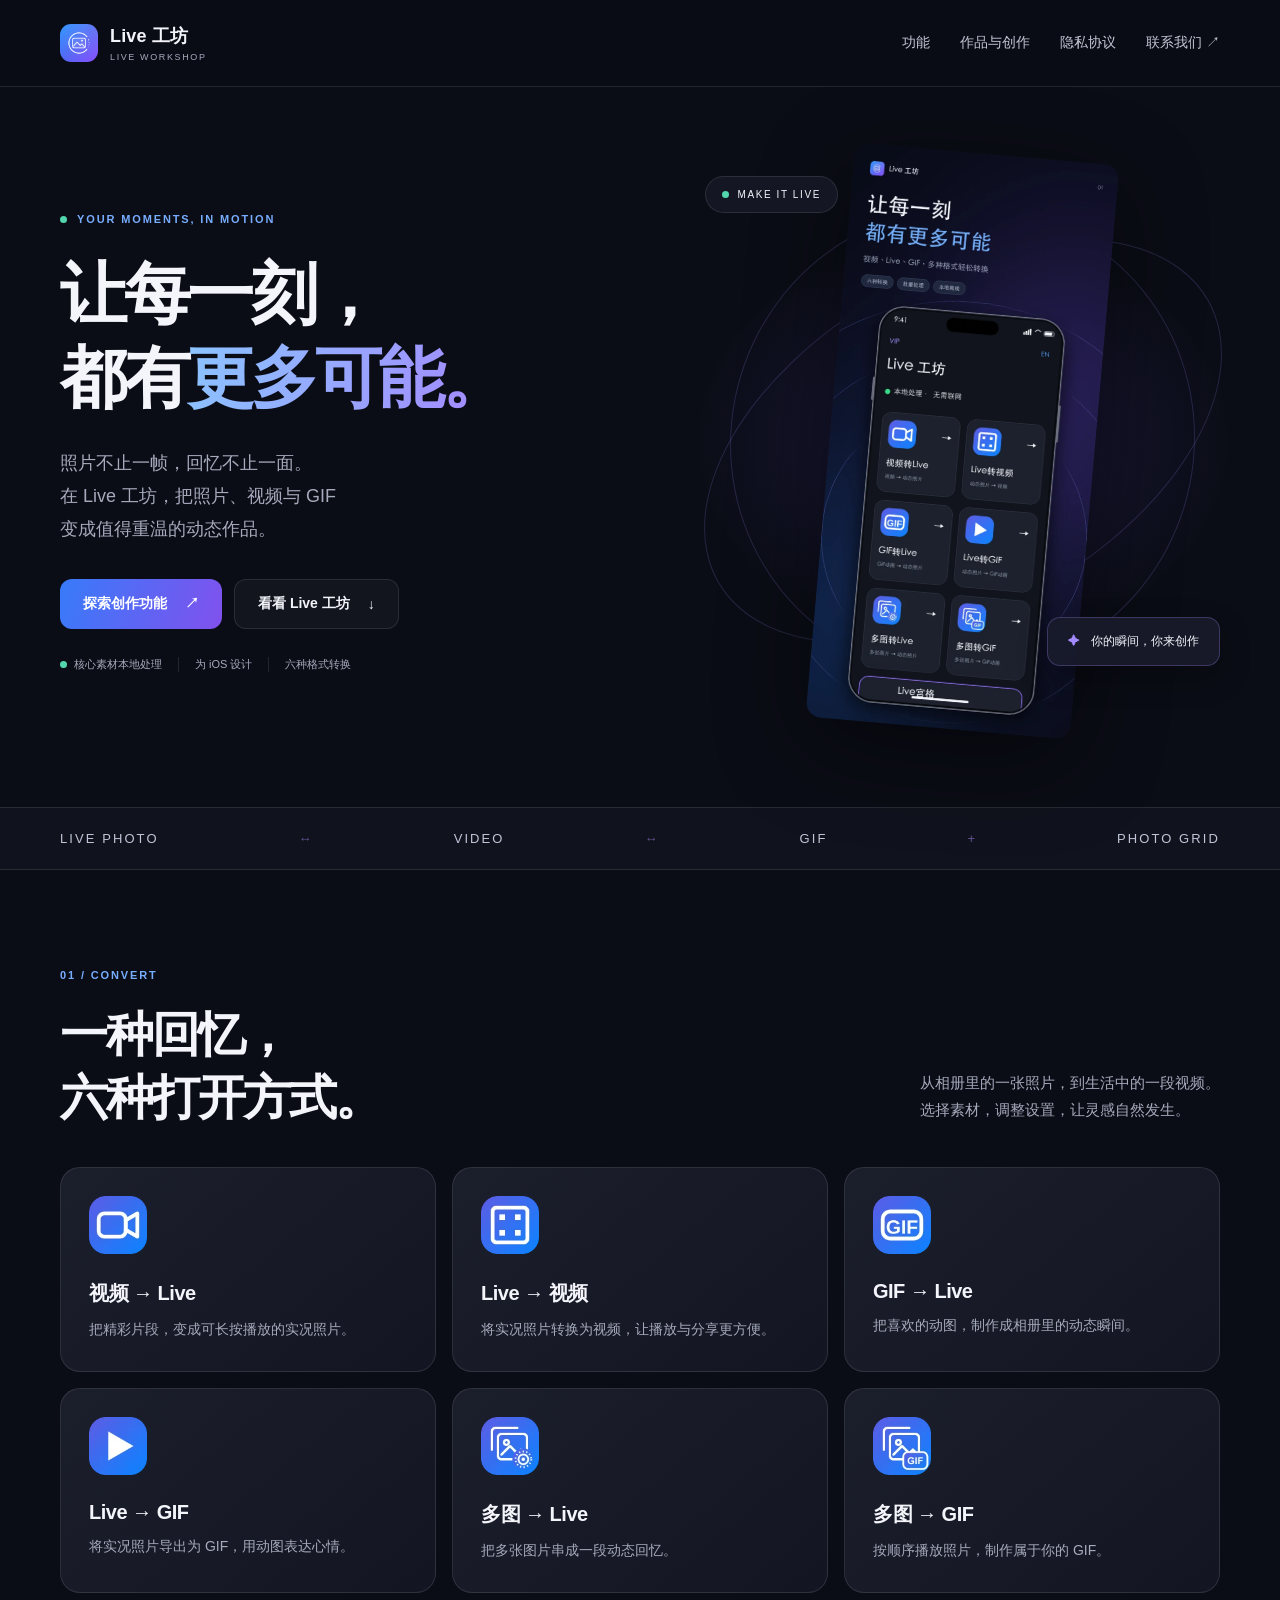
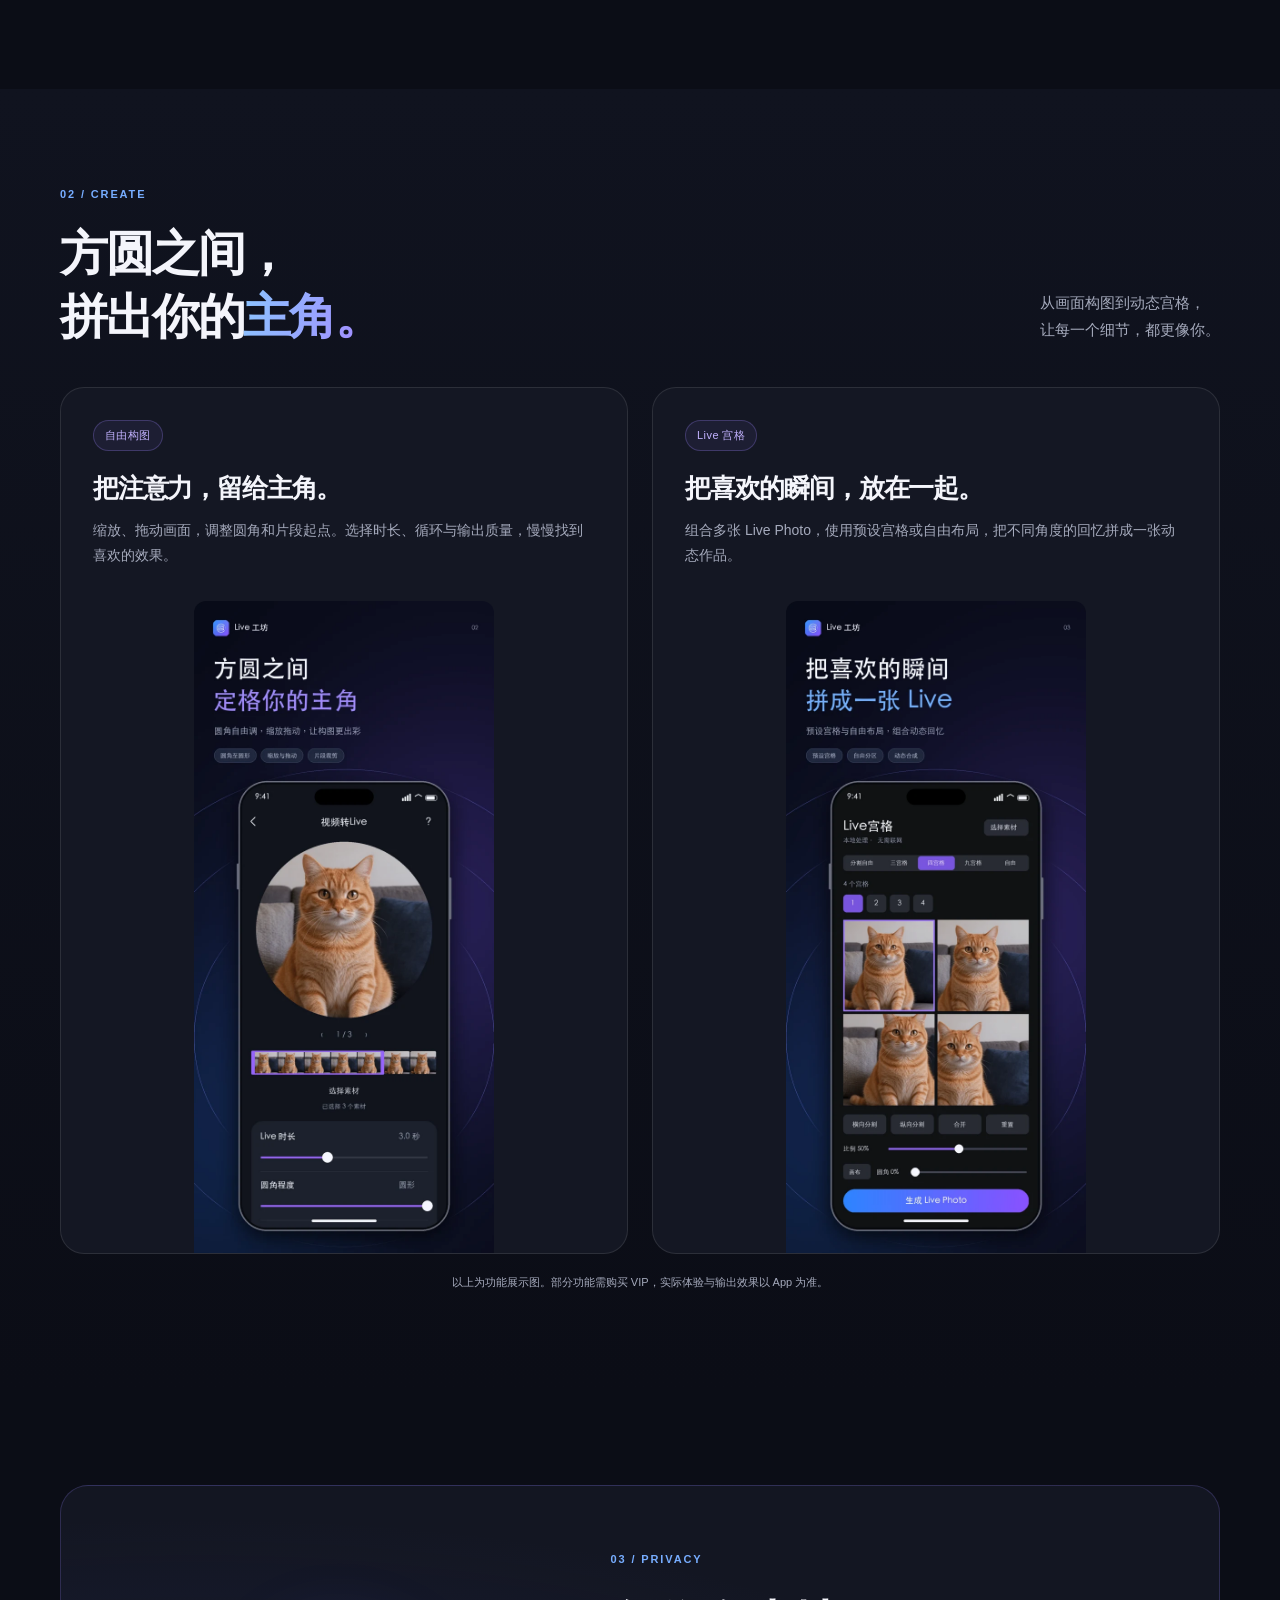
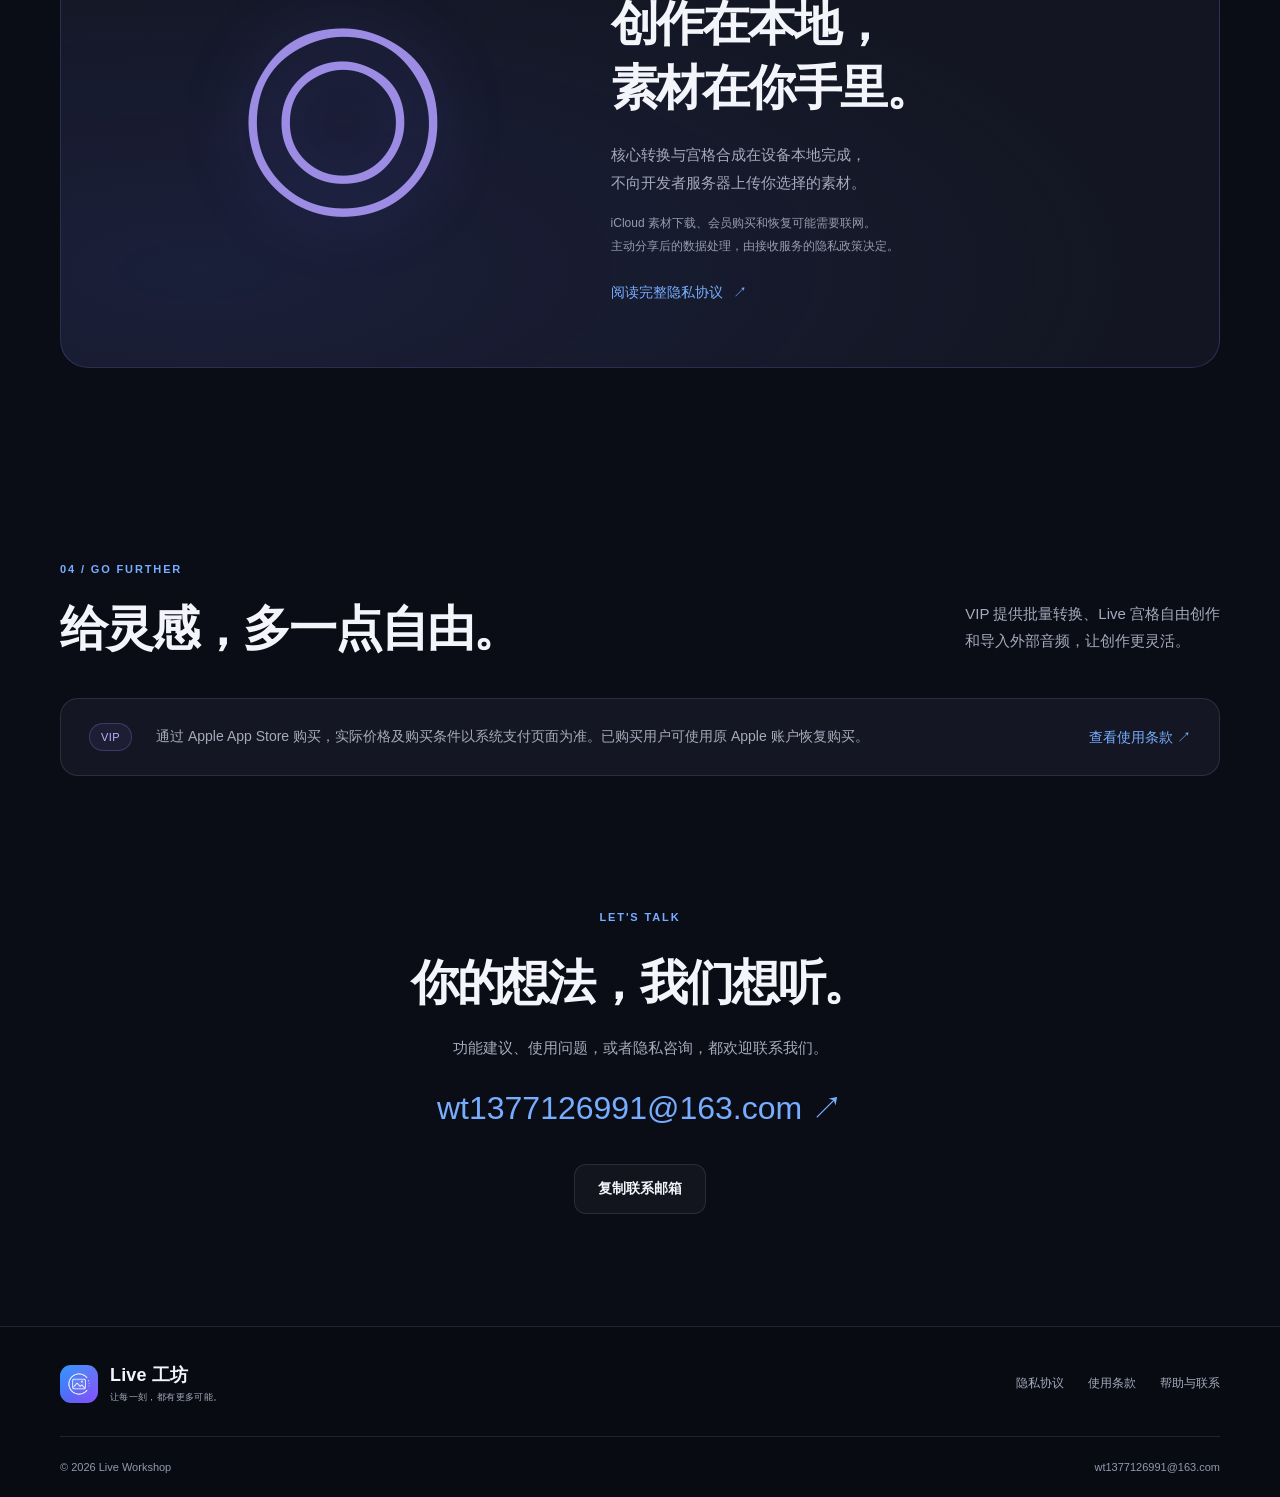
<file: index.html>
<!doctype html><html lang="zh-CN"><head><meta charset="utf-8"><meta name="viewport" content="width=device-width, initial-scale=1"><meta name="theme-color" content="#0b0d16"><title>Live 工坊 Live Workshop · 让每一刻都有更多可能</title><meta name="description" content="Live 工坊支持实况照片、视频、GIF、多图转换与动态宫格创作。核心媒体本地处理，灵活调整构图、圆角与时长。"><meta property="og:title" content="Live 工坊 Live Workshop · 让每一刻都有更多可能"><meta property="og:description" content="Live 工坊支持实况照片、视频、GIF、多图转换与动态宫格创作。核心媒体本地处理，灵活调整构图、圆角与时长。"><meta property="og:type" content="website"><link rel="icon" href="assets/app-icon.png"><link rel="apple-touch-icon" href="assets/app-icon.png"><link rel="stylesheet" href="assets/style.css"><script src="assets/site.js" defer></script></head><body><a class="skip" href="#main">跳转到内容</a><header class="header"><div class="container nav"><a class="brand" href="./"><img src="assets/app-icon.png" width="38" height="38" alt=""><span>Live 工坊<small>LIVE WORKSHOP</small></span></a><button class="menu-toggle" aria-label="展开导航" aria-expanded="false" aria-controls="navigation">☰</button><nav id="navigation" aria-label="主导航"><a href="./#features">功能</a><a href="./#showcase">作品与创作</a><a href="privacy.html" >隐私协议</a><a href="support.html" >联系我们 <span aria-hidden="true">↗</span></a></nav></div></header><main id="main"><section class="hero container"><div class="hero-copy"><div class="eyebrow"><span class="live-dot"></span> YOUR MOMENTS, IN MOTION</div><h1>让每一刻，<br>都有<span class="gradient-text">更多可能。</span></h1><p class="hero-description">照片不止一帧，回忆不止一面。<br>在 Live 工坊，把照片、视频与 GIF<br class="desktop-break">变成值得重温的动态作品。</p><div class="actions"><a class="button primary" href="#features">探索创作功能 <span aria-hidden="true">↗</span></a><a class="button secondary" href="#showcase">看看 Live 工坊 <span aria-hidden="true">↓</span></a></div><div class="hero-notes"><span><i class="live-dot"></i> 核心素材本地处理</span><span>为 iOS 设计</span><span>六种格式转换</span></div></div><div class="hero-art"><div class="orbit orbit-one"></div><div class="orbit orbit-two"></div><div class="art-label"><span class="live-dot"></span> MAKE IT LIVE</div><img class="hero-shot" src="assets/conversion.webp" width="660" height="1434" alt="Live 工坊功能首页展示：视频、实况照片、GIF 与多图转换" fetchpriority="high"><div class="floating-tag"><span>✦</span> 你的瞬间，你来创作</div></div></section><div class="format-strip"><div class="container"><span>LIVE PHOTO</span><b>↔</b><span>VIDEO</span><b>↔</b><span>GIF</span><b>+</b><span>PHOTO GRID</span></div></div><section class="section container" id="features"><div class="section-heading"><div><span class="eyebrow">01 / CONVERT</span><h2>一种回忆，<br>六种打开方式。</h2></div><p>从相册里的一张照片，到生活中的一段视频。<br>选择素材，调整设置，让灵感自然发生。</p></div><div class="feature-grid"><article class="feature-card"><img src="assets/video_to_live.webp" width="58" height="58" alt="" loading="lazy"><h3>视频 → Live</h3><p>把精彩片段，变成可长按播放的实况照片。</p></article><article class="feature-card"><img src="assets/live_to_video.webp" width="58" height="58" alt="" loading="lazy"><h3>Live → 视频</h3><p>将实况照片转换为视频，让播放与分享更方便。</p></article><article class="feature-card"><img src="assets/gif_to_live.webp" width="58" height="58" alt="" loading="lazy"><h3>GIF → Live</h3><p>把喜欢的动图，制作成相册里的动态瞬间。</p></article><article class="feature-card"><img src="assets/live_to_gif.webp" width="58" height="58" alt="" loading="lazy"><h3>Live → GIF</h3><p>将实况照片导出为 GIF，用动图表达心情。</p></article><article class="feature-card"><img src="assets/multi_to_live.webp" width="58" height="58" alt="" loading="lazy"><h3>多图 → Live</h3><p>把多张图片串成一段动态回忆。</p></article><article class="feature-card"><img src="assets/multi_to_gif.webp" width="58" height="58" alt="" loading="lazy"><h3>多图 → GIF</h3><p>按顺序播放照片，制作属于你的 GIF。</p></article></div></section><section class="section showcase-section" id="showcase"><div class="container"><div class="section-heading"><div><span class="eyebrow">02 / CREATE</span><h2>方圆之间，<br>拼出你的<span class="gradient-text">主角。</span></h2></div><p>从画面构图到动态宫格，<br>让每一个细节，都更像你。</p></div><div class="showcase-grid"><article class="showcase-card"><div class="showcase-copy"><span class="pill">自由构图</span><h3>把注意力，留给主角。</h3><p>缩放、拖动画面，调整圆角和片段起点。选择时长、循环与输出质量，慢慢找到喜欢的效果。</p></div><img src="assets/framing.webp" alt="圆角构图与片段设置的 App 展示图" width="660" height="1434" loading="lazy"></article><article class="showcase-card"><div class="showcase-copy"><span class="pill">Live 宫格</span><h3>把喜欢的瞬间，放在一起。</h3><p>组合多张 Live Photo，使用预设宫格或自由布局，把不同角度的回忆拼成一张动态作品。</p></div><img src="assets/grid.webp" alt="四宫格实况照片与自由布局的 App 展示图" width="660" height="1434" loading="lazy"></article></div><p class="caption">以上为功能展示图。部分功能需购买 VIP，实际体验与输出效果以 App 为准。</p></div></section><section class="section container"><div class="privacy-banner"><div class="privacy-mark" aria-hidden="true">◎</div><div><span class="eyebrow">03 / PRIVACY</span><h2>创作在本地，<br>素材在你手里。</h2><p>核心转换与宫格合成在设备本地完成，<br>不向开发者服务器上传你选择的素材。</p><p class="fine-print">iCloud 素材下载、会员购买和恢复可能需要联网。<br>主动分享后的数据处理，由接收服务的隐私政策决定。</p><a class="text-link" href="privacy.html">阅读完整隐私协议 <span aria-hidden="true">↗</span></a></div></div></section><section class="section container" id="membership"><div class="section-heading"><div><span class="eyebrow">04 / GO FURTHER</span><h2>给灵感，多一点自由。</h2></div><p>VIP 提供批量转换、Live 宫格自由创作<br>和导入外部音频，让创作更灵活。</p></div><div class="membership-note"><span class="pill">VIP</span><p>通过 Apple App Store 购买，实际价格及购买条件以系统支付页面为准。已购买用户可使用原 Apple 账户恢复购买。</p><a class="text-link" href="terms.html">查看使用条款 ↗</a></div></section><section class="section container contact-section"><span class="eyebrow">LET'S TALK</span><h2>你的想法，我们想听。</h2><p>功能建议、使用问题，或者隐私咨询，都欢迎联系我们。</p><a class="contact-email" href="mailto:wt1377126991@163.com">wt1377126991@163.com <span aria-hidden="true">↗</span></a><button class="button secondary" data-copy-email>复制联系邮箱</button></section></main><footer class="footer"><div class="container footer-top"><a class="brand" href="./"><img src="assets/app-icon.png" width="38" height="38" alt=""><span>Live 工坊<small>让每一刻，都有更多可能。</small></span></a><div class="footer-links"><a href="privacy.html">隐私协议</a><a href="terms.html">使用条款</a><a href="support.html">帮助与联系</a></div></div><div class="container footer-bottom"><span>© 2026 Live Workshop</span><a href="mailto:wt1377126991@163.com">wt1377126991@163.com</a></div></footer><div class="toast" role="status" aria-live="polite"></div></body></html>
</file>
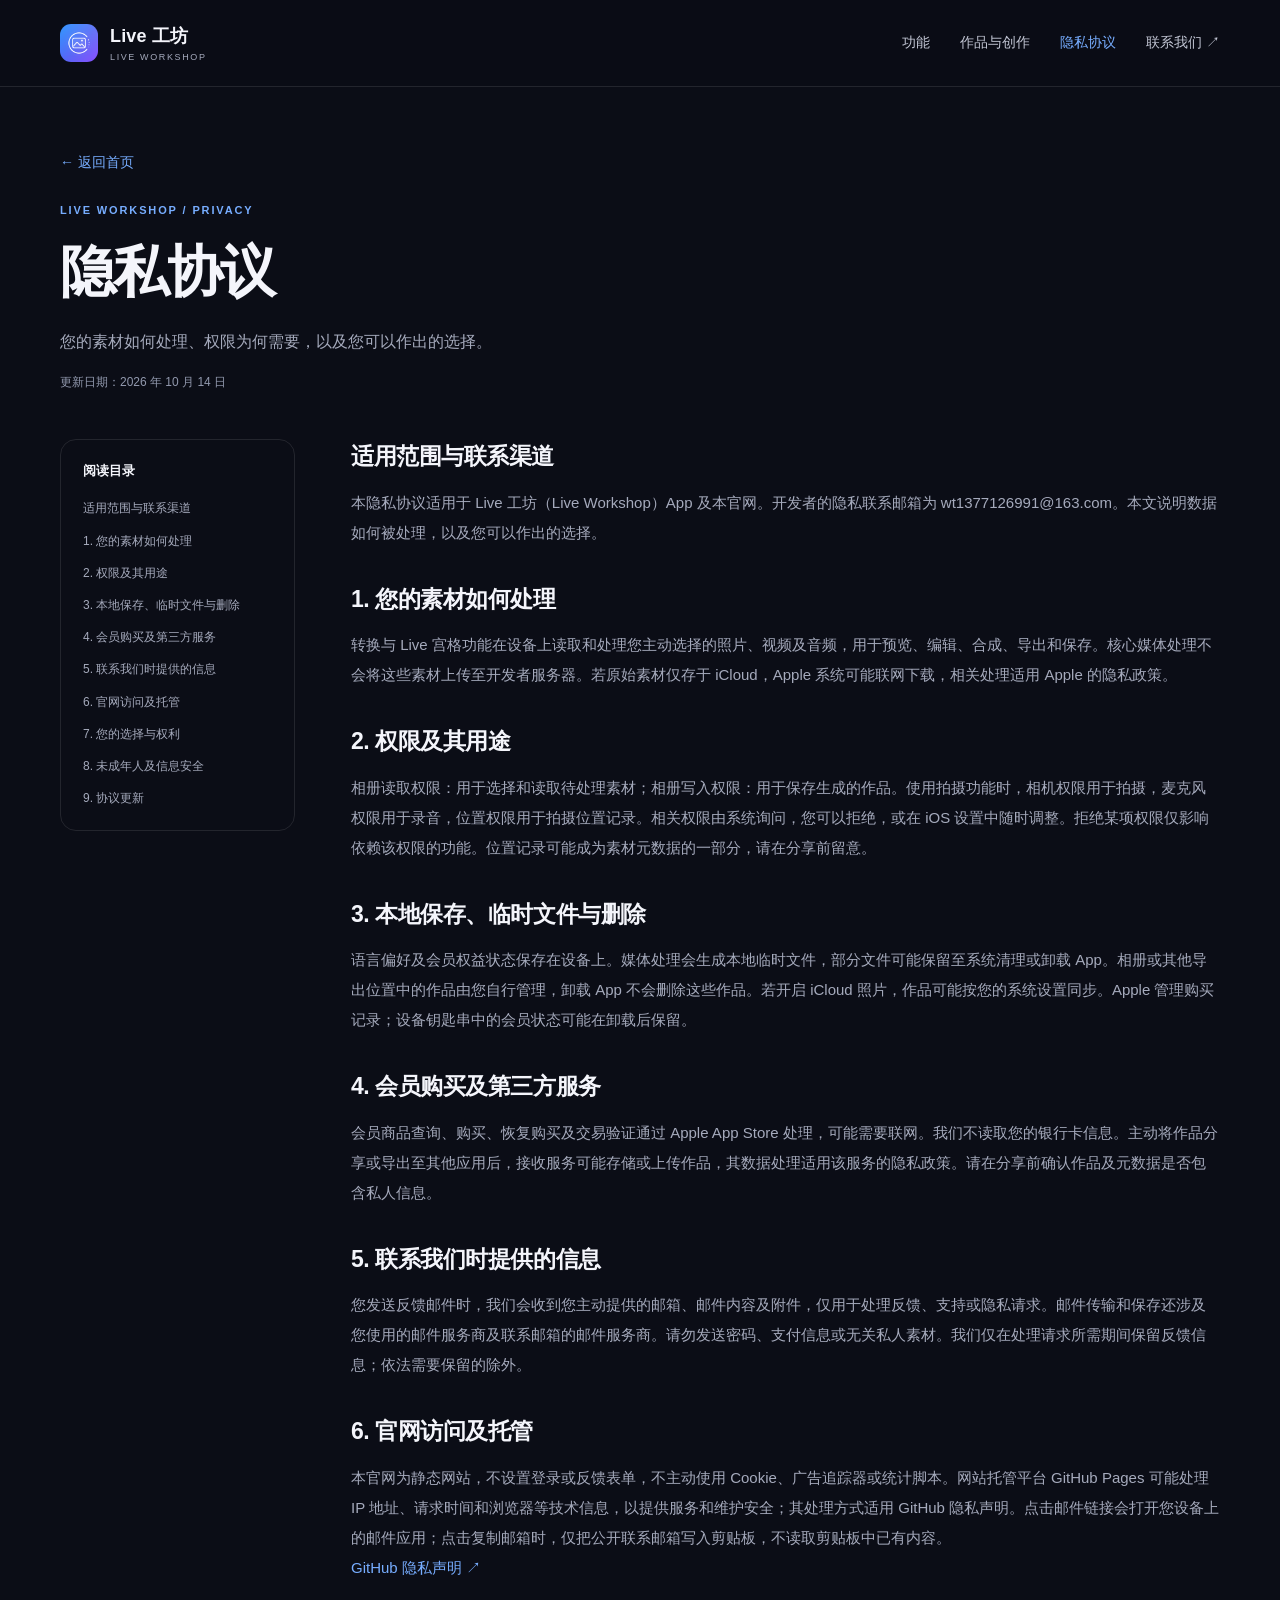
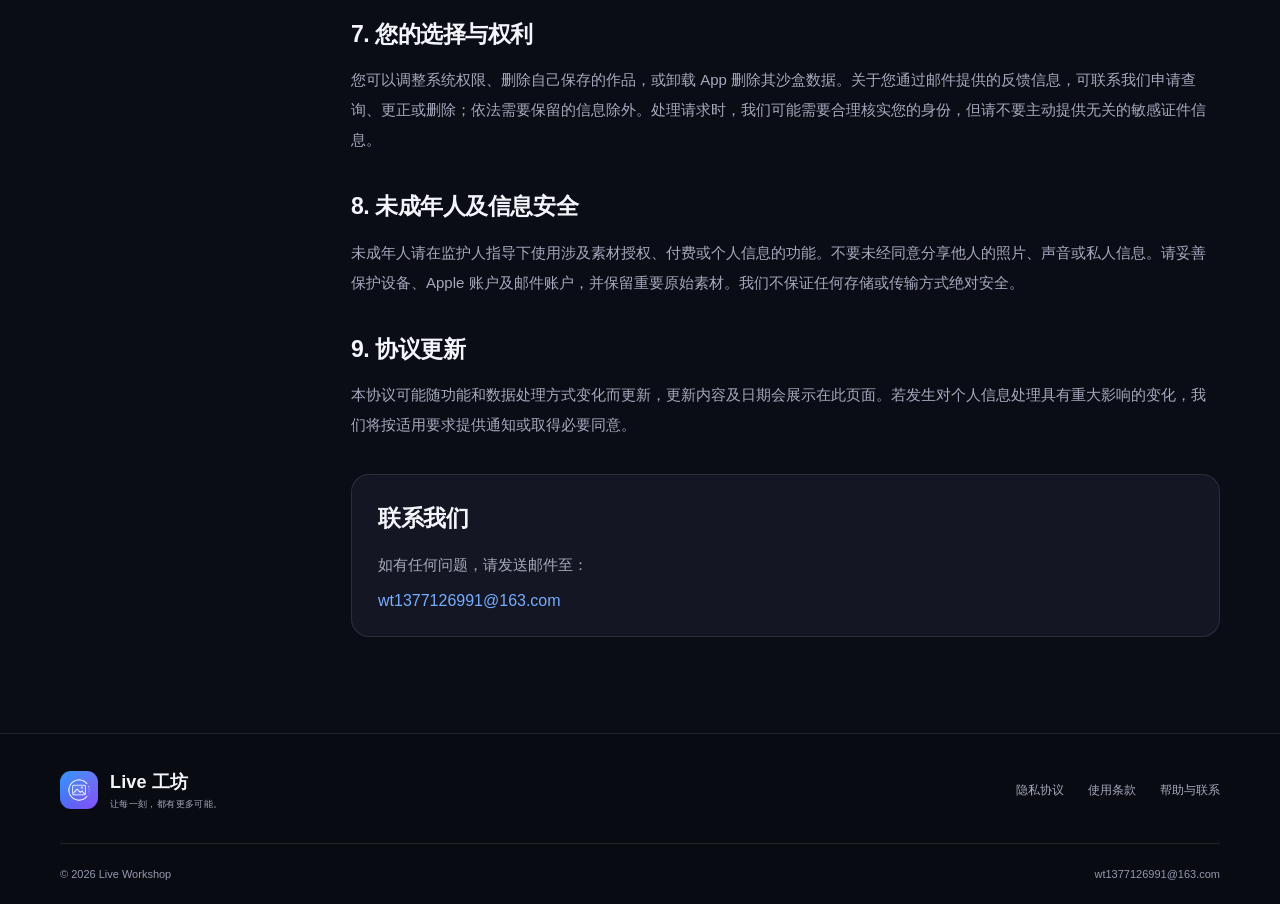
<file: privacy.html>
<!doctype html><html lang="zh-CN"><head><meta charset="utf-8"><meta name="viewport" content="width=device-width, initial-scale=1"><meta name="theme-color" content="#0b0d16"><title>隐私协议 · Live 工坊</title><meta name="description" content="您的素材如何处理、权限为何需要，以及您可以作出的选择。"><meta property="og:title" content="隐私协议 · Live 工坊"><meta property="og:description" content="您的素材如何处理、权限为何需要，以及您可以作出的选择。"><meta property="og:type" content="website"><link rel="icon" href="assets/app-icon.png"><link rel="apple-touch-icon" href="assets/app-icon.png"><link rel="stylesheet" href="assets/style.css"><script src="assets/site.js" defer></script></head><body><a class="skip" href="#main">跳转到内容</a><header class="header"><div class="container nav"><a class="brand" href="./"><img src="assets/app-icon.png" width="38" height="38" alt=""><span>Live 工坊<small>LIVE WORKSHOP</small></span></a><button class="menu-toggle" aria-label="展开导航" aria-expanded="false" aria-controls="navigation">☰</button><nav id="navigation" aria-label="主导航"><a href="./#features">功能</a><a href="./#showcase">作品与创作</a><a href="privacy.html" aria-current="page">隐私协议</a><a href="support.html" >联系我们 <span aria-hidden="true">↗</span></a></nav></div></header><main id="main" class="container legal-main"><div class="legal-heading"><a class="text-link" href="./">← 返回首页</a><span class="eyebrow">LIVE WORKSHOP / PRIVACY</span><h1>隐私协议</h1><p>您的素材如何处理、权限为何需要，以及您可以作出的选择。</p><span class="updated">更新日期：2026 年 10 月 14 日</span></div><div class="legal-layout"><aside class="legal-toc" aria-label="页面目录"><strong>阅读目录</strong><a href="#section-0">适用范围与联系渠道</a><a href="#section-1">1. 您的素材如何处理</a><a href="#section-2">2. 权限及其用途</a><a href="#section-3">3. 本地保存、临时文件与删除</a><a href="#section-4">4. 会员购买及第三方服务</a><a href="#section-5">5. 联系我们时提供的信息</a><a href="#section-6">6. 官网访问及托管</a><a href="#section-7">7. 您的选择与权利</a><a href="#section-8">8. 未成年人及信息安全</a><a href="#section-9">9. 协议更新</a></aside><article class="legal-content"><section id="section-0"><h2>适用范围与联系渠道</h2><p>本隐私协议适用于 Live 工坊（Live Workshop）App 及本官网。开发者的隐私联系邮箱为 wt1377126991@163.com。本文说明数据如何被处理，以及您可以作出的选择。</p></section><section id="section-1"><h2>1. 您的素材如何处理</h2><p>转换与 Live 宫格功能在设备上读取和处理您主动选择的照片、视频及音频，用于预览、编辑、合成、导出和保存。核心媒体处理不会将这些素材上传至开发者服务器。若原始素材仅存于 iCloud，Apple 系统可能联网下载，相关处理适用 Apple 的隐私政策。</p></section><section id="section-2"><h2>2. 权限及其用途</h2><p>相册读取权限：用于选择和读取待处理素材；相册写入权限：用于保存生成的作品。使用拍摄功能时，相机权限用于拍摄，麦克风权限用于录音，位置权限用于拍摄位置记录。相关权限由系统询问，您可以拒绝，或在 iOS 设置中随时调整。拒绝某项权限仅影响依赖该权限的功能。位置记录可能成为素材元数据的一部分，请在分享前留意。</p></section><section id="section-3"><h2>3. 本地保存、临时文件与删除</h2><p>语言偏好及会员权益状态保存在设备上。媒体处理会生成本地临时文件，部分文件可能保留至系统清理或卸载 App。相册或其他导出位置中的作品由您自行管理，卸载 App 不会删除这些作品。若开启 iCloud 照片，作品可能按您的系统设置同步。Apple 管理购买记录；设备钥匙串中的会员状态可能在卸载后保留。</p></section><section id="section-4"><h2>4. 会员购买及第三方服务</h2><p>会员商品查询、购买、恢复购买及交易验证通过 Apple App Store 处理，可能需要联网。我们不读取您的银行卡信息。主动将作品分享或导出至其他应用后，接收服务可能存储或上传作品，其数据处理适用该服务的隐私政策。请在分享前确认作品及元数据是否包含私人信息。</p></section><section id="section-5"><h2>5. 联系我们时提供的信息</h2><p>您发送反馈邮件时，我们会收到您主动提供的邮箱、邮件内容及附件，仅用于处理反馈、支持或隐私请求。邮件传输和保存还涉及您使用的邮件服务商及联系邮箱的邮件服务商。请勿发送密码、支付信息或无关私人素材。我们仅在处理请求所需期间保留反馈信息；依法需要保留的除外。</p></section><section id="section-6"><h2>6. 官网访问及托管</h2><p>本官网为静态网站，不设置登录或反馈表单，不主动使用 Cookie、广告追踪器或统计脚本。网站托管平台 GitHub Pages 可能处理 IP 地址、请求时间和浏览器等技术信息，以提供服务和维护安全；其处理方式适用 GitHub 隐私声明。点击邮件链接会打开您设备上的邮件应用；点击复制邮箱时，仅把公开联系邮箱写入剪贴板，不读取剪贴板中已有内容。</p><p><a href="https://docs.github.com/en/site-policy/privacy-policies/github-general-privacy-statement" target="_blank" rel="noopener noreferrer">GitHub 隐私声明 ↗</a></p></section><section id="section-7"><h2>7. 您的选择与权利</h2><p>您可以调整系统权限、删除自己保存的作品，或卸载 App 删除其沙盒数据。关于您通过邮件提供的反馈信息，可联系我们申请查询、更正或删除；依法需要保留的信息除外。处理请求时，我们可能需要合理核实您的身份，但请不要主动提供无关的敏感证件信息。</p></section><section id="section-8"><h2>8. 未成年人及信息安全</h2><p>未成年人请在监护人指导下使用涉及素材授权、付费或个人信息的功能。不要未经同意分享他人的照片、声音或私人信息。请妥善保护设备、Apple 账户及邮件账户，并保留重要原始素材。我们不保证任何存储或传输方式绝对安全。</p></section><section id="section-9"><h2>9. 协议更新</h2><p>本协议可能随功能和数据处理方式变化而更新，更新内容及日期会展示在此页面。若发生对个人信息处理具有重大影响的变化，我们将按适用要求提供通知或取得必要同意。</p></section><div class="legal-contact"><h2>联系我们</h2><p>如有任何问题，请发送邮件至：</p><a href="mailto:wt1377126991@163.com">wt1377126991@163.com</a></div></article></div></main><footer class="footer"><div class="container footer-top"><a class="brand" href="./"><img src="assets/app-icon.png" width="38" height="38" alt=""><span>Live 工坊<small>让每一刻，都有更多可能。</small></span></a><div class="footer-links"><a href="privacy.html">隐私协议</a><a href="terms.html">使用条款</a><a href="support.html">帮助与联系</a></div></div><div class="container footer-bottom"><span>© 2026 Live Workshop</span><a href="mailto:wt1377126991@163.com">wt1377126991@163.com</a></div></footer><div class="toast" role="status" aria-live="polite"></div></body></html>
</file>
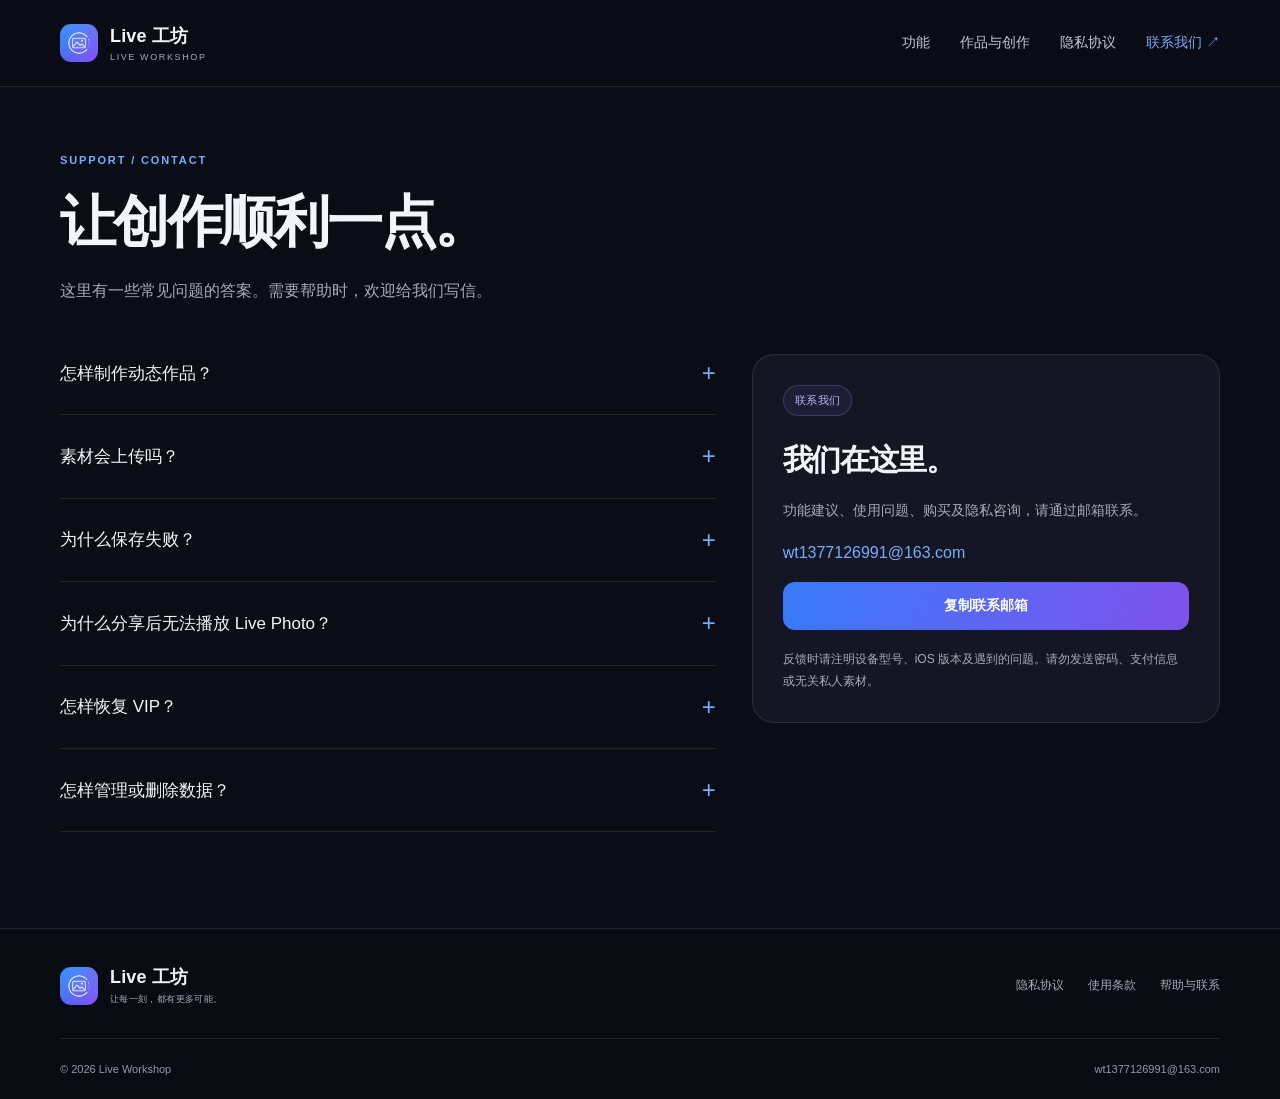
<file: support.html>
<!doctype html><html lang="zh-CN"><head><meta charset="utf-8"><meta name="viewport" content="width=device-width, initial-scale=1"><meta name="theme-color" content="#0b0d16"><title>帮助与联系 · Live 工坊</title><meta name="description" content="Live 工坊常见问题、会员恢复、权限管理及联系邮箱。"><meta property="og:title" content="帮助与联系 · Live 工坊"><meta property="og:description" content="Live 工坊常见问题、会员恢复、权限管理及联系邮箱。"><meta property="og:type" content="website"><link rel="icon" href="assets/app-icon.png"><link rel="apple-touch-icon" href="assets/app-icon.png"><link rel="stylesheet" href="assets/style.css"><script src="assets/site.js" defer></script></head><body><a class="skip" href="#main">跳转到内容</a><header class="header"><div class="container nav"><a class="brand" href="./"><img src="assets/app-icon.png" width="38" height="38" alt=""><span>Live 工坊<small>LIVE WORKSHOP</small></span></a><button class="menu-toggle" aria-label="展开导航" aria-expanded="false" aria-controls="navigation">☰</button><nav id="navigation" aria-label="主导航"><a href="./#features">功能</a><a href="./#showcase">作品与创作</a><a href="privacy.html" >隐私协议</a><a href="support.html" aria-current="page">联系我们 <span aria-hidden="true">↗</span></a></nav></div></header><main id="main" class="container support-main"><div class="legal-heading"><span class="eyebrow">SUPPORT / CONTACT</span><h1>让创作顺利一点。</h1><p>这里有一些常见问题的答案。需要帮助时，欢迎给我们写信。</p></div><div class="support-layout"><section class="faq" aria-label="常见问题"><details><summary>怎样制作动态作品？<span aria-hidden="true">+</span></summary><p>在首页选择转换类型或 Live 宫格，选择素材后调整构图与输出设置，预览结果并保存。不同转换类型支持的设置可能不同。</p></details><details><summary>素材会上传吗？<span aria-hidden="true">+</span></summary><p>核心转换与宫格合成在设备本地完成，不向开发者服务器上传所选素材。iCloud 素材下载、会员购买及恢复可能需要联网；主动分享由接收服务处理。</p></details><details><summary>为什么保存失败？<span aria-hidden="true">+</span></summary><p>请检查相册权限和设备剩余空间，并确认素材已下载到本地。保存失败时，可在结果页重试。仍有问题，请提供设备型号、系统版本及错误提示，避免附上私人素材。</p></details><details><summary>为什么分享后无法播放 Live Photo？<span aria-hidden="true">+</span></summary><p>不同接收应用对实况照片支持不同。可以尝试转换为视频或 GIF 再分享；透明视频也需要支持透明通道的播放器。</p></details><details><summary>怎样恢复 VIP？<span aria-hidden="true">+</span></summary><p>使用购买时的 Apple 账户，在会员页面点击“恢复购买”。若权益仍未恢复，请确认交易状态，或联系我们描述问题。不要发送 Apple 账户密码或支付信息。</p></details><details><summary>怎样管理或删除数据？<span aria-hidden="true">+</span></summary><p>在系统设置中调整权限，自行删除相册或导出位置中的作品。卸载 App 可删除沙盒数据，但不会删除已保存作品或 Apple 购买记录。反馈邮件的信息删除请求可通过下方邮箱提出。</p></details></section><aside class="support-card"><span class="pill">联系我们</span><h2>我们在这里。</h2><p>功能建议、使用问题、购买及隐私咨询，请通过邮箱联系。</p><a class="email-link" href="mailto:wt1377126991@163.com">wt1377126991@163.com</a><button class="button primary" data-copy-email>复制联系邮箱</button><p class="fine-print">反馈时请注明设备型号、iOS 版本及遇到的问题。请勿发送密码、支付信息或无关私人素材。</p></aside></div></main><footer class="footer"><div class="container footer-top"><a class="brand" href="./"><img src="assets/app-icon.png" width="38" height="38" alt=""><span>Live 工坊<small>让每一刻，都有更多可能。</small></span></a><div class="footer-links"><a href="privacy.html">隐私协议</a><a href="terms.html">使用条款</a><a href="support.html">帮助与联系</a></div></div><div class="container footer-bottom"><span>© 2026 Live Workshop</span><a href="mailto:wt1377126991@163.com">wt1377126991@163.com</a></div></footer><div class="toast" role="status" aria-live="polite"></div></body></html>
</file>
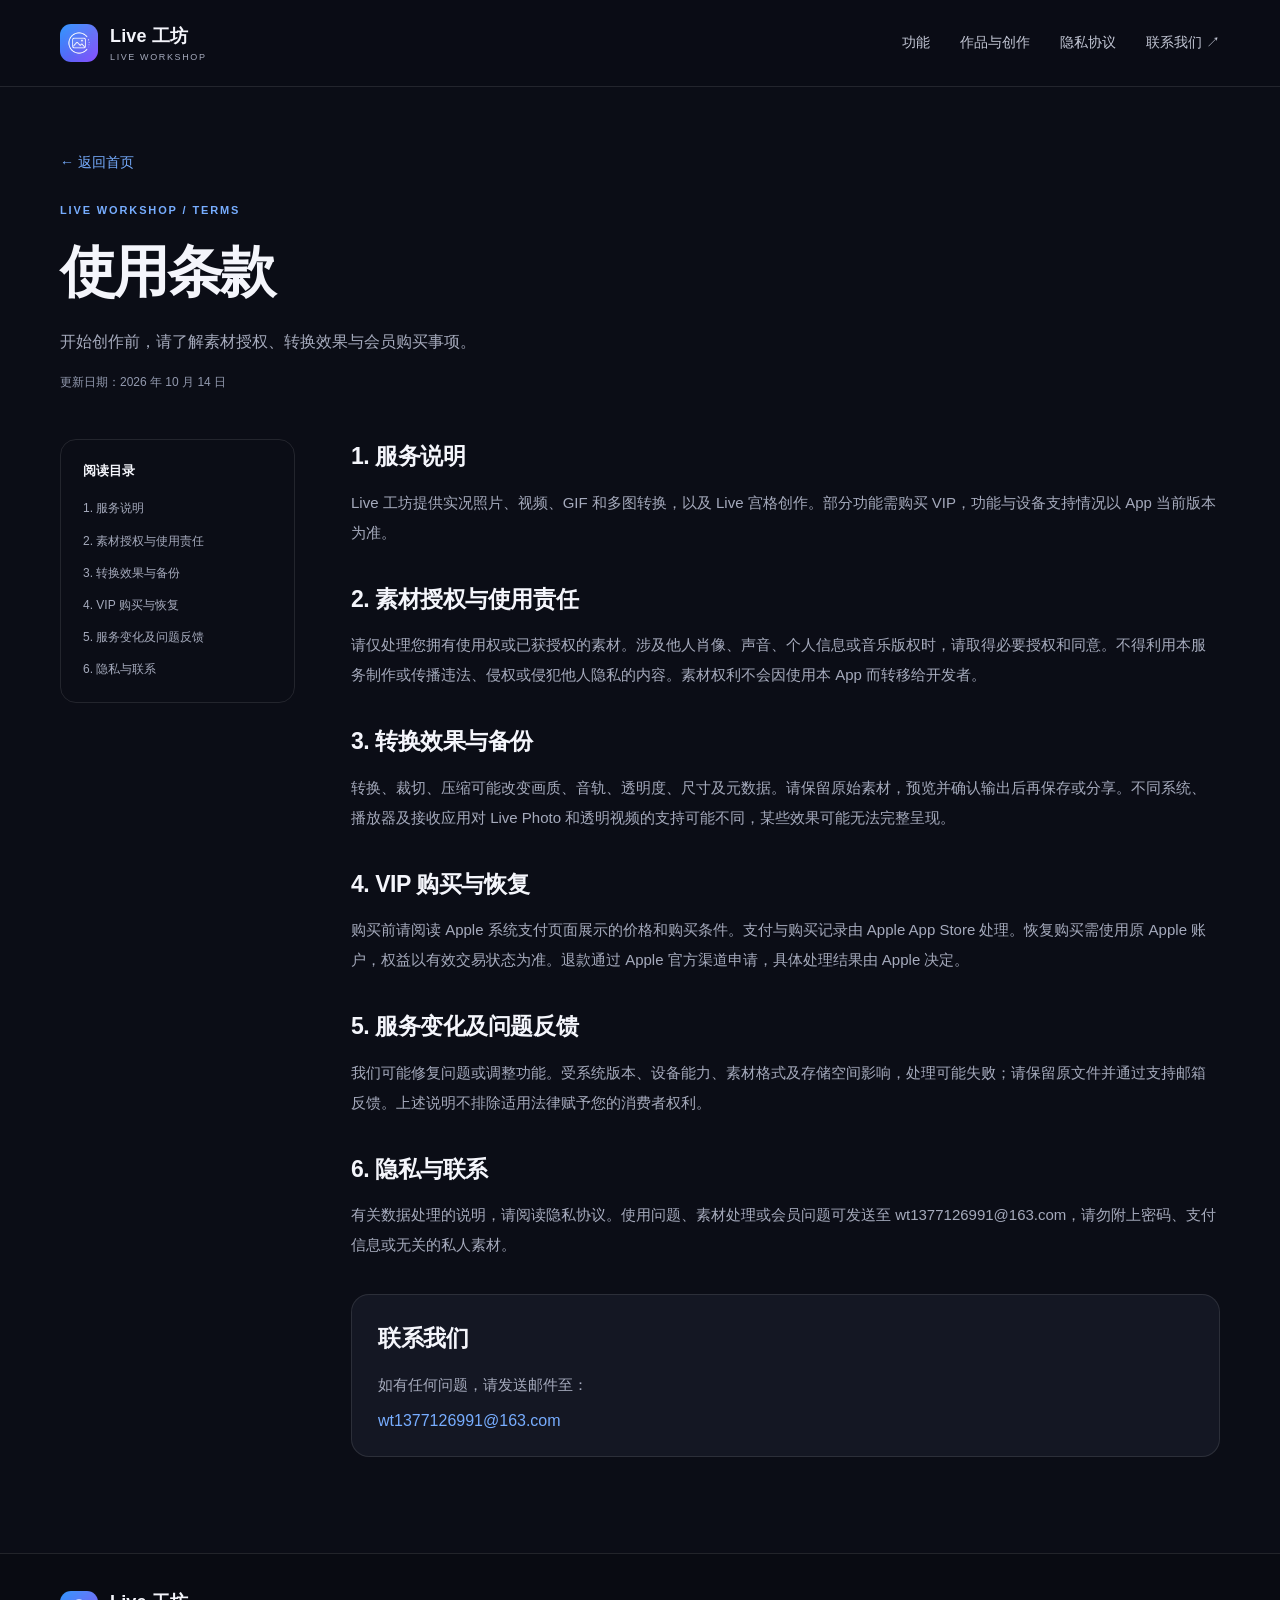
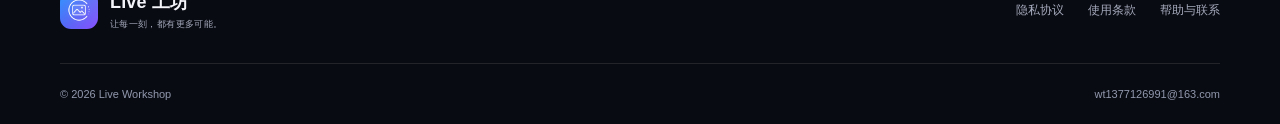
<file: terms.html>
<!doctype html><html lang="zh-CN"><head><meta charset="utf-8"><meta name="viewport" content="width=device-width, initial-scale=1"><meta name="theme-color" content="#0b0d16"><title>使用条款 · Live 工坊</title><meta name="description" content="开始创作前，请了解素材授权、转换效果与会员购买事项。"><meta property="og:title" content="使用条款 · Live 工坊"><meta property="og:description" content="开始创作前，请了解素材授权、转换效果与会员购买事项。"><meta property="og:type" content="website"><link rel="icon" href="assets/app-icon.png"><link rel="apple-touch-icon" href="assets/app-icon.png"><link rel="stylesheet" href="assets/style.css"><script src="assets/site.js" defer></script></head><body><a class="skip" href="#main">跳转到内容</a><header class="header"><div class="container nav"><a class="brand" href="./"><img src="assets/app-icon.png" width="38" height="38" alt=""><span>Live 工坊<small>LIVE WORKSHOP</small></span></a><button class="menu-toggle" aria-label="展开导航" aria-expanded="false" aria-controls="navigation">☰</button><nav id="navigation" aria-label="主导航"><a href="./#features">功能</a><a href="./#showcase">作品与创作</a><a href="privacy.html" >隐私协议</a><a href="support.html" >联系我们 <span aria-hidden="true">↗</span></a></nav></div></header><main id="main" class="container legal-main"><div class="legal-heading"><a class="text-link" href="./">← 返回首页</a><span class="eyebrow">LIVE WORKSHOP / TERMS</span><h1>使用条款</h1><p>开始创作前，请了解素材授权、转换效果与会员购买事项。</p><span class="updated">更新日期：2026 年 10 月 14 日</span></div><div class="legal-layout"><aside class="legal-toc" aria-label="页面目录"><strong>阅读目录</strong><a href="#section-0">1. 服务说明</a><a href="#section-1">2. 素材授权与使用责任</a><a href="#section-2">3. 转换效果与备份</a><a href="#section-3">4. VIP 购买与恢复</a><a href="#section-4">5. 服务变化及问题反馈</a><a href="#section-5">6. 隐私与联系</a></aside><article class="legal-content"><section id="section-0"><h2>1. 服务说明</h2><p>Live 工坊提供实况照片、视频、GIF 和多图转换，以及 Live 宫格创作。部分功能需购买 VIP，功能与设备支持情况以 App 当前版本为准。</p></section><section id="section-1"><h2>2. 素材授权与使用责任</h2><p>请仅处理您拥有使用权或已获授权的素材。涉及他人肖像、声音、个人信息或音乐版权时，请取得必要授权和同意。不得利用本服务制作或传播违法、侵权或侵犯他人隐私的内容。素材权利不会因使用本 App 而转移给开发者。</p></section><section id="section-2"><h2>3. 转换效果与备份</h2><p>转换、裁切、压缩可能改变画质、音轨、透明度、尺寸及元数据。请保留原始素材，预览并确认输出后再保存或分享。不同系统、播放器及接收应用对 Live Photo 和透明视频的支持可能不同，某些效果可能无法完整呈现。</p></section><section id="section-3"><h2>4. VIP 购买与恢复</h2><p>购买前请阅读 Apple 系统支付页面展示的价格和购买条件。支付与购买记录由 Apple App Store 处理。恢复购买需使用原 Apple 账户，权益以有效交易状态为准。退款通过 Apple 官方渠道申请，具体处理结果由 Apple 决定。</p></section><section id="section-4"><h2>5. 服务变化及问题反馈</h2><p>我们可能修复问题或调整功能。受系统版本、设备能力、素材格式及存储空间影响，处理可能失败；请保留原文件并通过支持邮箱反馈。上述说明不排除适用法律赋予您的消费者权利。</p></section><section id="section-5"><h2>6. 隐私与联系</h2><p>有关数据处理的说明，请阅读隐私协议。使用问题、素材处理或会员问题可发送至 wt1377126991@163.com，请勿附上密码、支付信息或无关的私人素材。</p></section><div class="legal-contact"><h2>联系我们</h2><p>如有任何问题，请发送邮件至：</p><a href="mailto:wt1377126991@163.com">wt1377126991@163.com</a></div></article></div></main><footer class="footer"><div class="container footer-top"><a class="brand" href="./"><img src="assets/app-icon.png" width="38" height="38" alt=""><span>Live 工坊<small>让每一刻，都有更多可能。</small></span></a><div class="footer-links"><a href="privacy.html">隐私协议</a><a href="terms.html">使用条款</a><a href="support.html">帮助与联系</a></div></div><div class="container footer-bottom"><span>© 2026 Live Workshop</span><a href="mailto:wt1377126991@163.com">wt1377126991@163.com</a></div></footer><div class="toast" role="status" aria-live="polite"></div></body></html>
</file>
<file: assets/style.css>
:root{color-scheme:dark;--bg:#0b0d16;--surface:#141723;--text:#f4f5fb;--muted:#a5aabc;--line:rgba(255,255,255,.1);--blue:#77adff;--purple:#a48aff}
*{box-sizing:border-box}html{scroll-behavior:smooth;scroll-padding-top:100px}body{margin:0;background:var(--bg);color:var(--text);font-family:-apple-system,BlinkMacSystemFont,"Segoe UI","PingFang SC","Microsoft YaHei",sans-serif;-webkit-font-smoothing:antialiased}a{color:inherit;text-decoration:none}button{font:inherit;cursor:pointer}button,a{-webkit-tap-highlight-color:transparent}button:focus-visible,a:focus-visible,summary:focus-visible{outline:3px solid var(--blue);outline-offset:5px}img{max-width:100%;display:block}p{color:var(--muted);line-height:1.85}h1,h2,h3,p{margin:0}h1,h2,h3{letter-spacing:-.045em}h2{font-size:clamp(30px,4vw,48px);line-height:1.32}h3{font-size:22px}.container{width:min(1160px,calc(100% - 64px));margin-inline:auto}.skip{position:absolute;top:-100px;left:20px;background:#fff;color:#111;padding:12px;z-index:100}.skip:focus{top:12px}.header{position:sticky;top:0;z-index:20;background:rgba(11,13,22,.88);backdrop-filter:blur(20px);border-bottom:1px solid var(--line)}.nav{height:86px;display:flex;justify-content:space-between;align-items:center;gap:20px}.brand{display:flex;gap:12px;align-items:center;flex-shrink:0}.brand img{border-radius:11px}.brand span{font-size:18px;font-weight:650;letter-spacing:.01em}.brand small{display:block;font-size:9px;letter-spacing:.18em;color:var(--muted);margin-top:4px;font-weight:500}nav{display:flex;align-items:center;gap:30px}nav a{font-size:14px;color:#c3c7d5;padding-block:12px}nav a:hover,nav a[aria-current=page]{color:var(--blue)}.menu-toggle{display:none}.hero{display:grid;grid-template-columns:1.2fr 1fr;gap:28px;align-items:center;padding-block:62px 74px;min-height:720px}.eyebrow{display:block;color:var(--blue);font-size:11px;font-weight:600;letter-spacing:.17em;margin-bottom:24px;line-height:1.7}.hero .eyebrow{display:flex;align-items:center;gap:10px}.live-dot{display:inline-block;width:7px;height:7px;border-radius:50%;background:#53d6ad;flex-shrink:0}.hero h1{font-size:clamp(44px,5.2vw,68px);font-weight:700;line-height:1.26;letter-spacing:-.05em}.gradient-text{background:linear-gradient(105deg,#8bc4ff 0%,#a28cff 90%);-webkit-background-clip:text;background-clip:text;color:transparent}.hero-description{font-size:18px;line-height:1.85;margin-top:26px}.actions{display:flex;gap:12px;margin-top:32px;flex-wrap:wrap}.button{display:inline-flex;align-items:center;justify-content:center;gap:18px;padding:15px 23px;border-radius:12px;font-size:14px;font-weight:600;min-height:48px;border:1px solid var(--line);transition:transform .18s,background .18s}.button:hover{transform:translateY(-2px)}.primary{background:linear-gradient(110deg,#377bfa,#8151ed);color:white;border:none}.secondary{background:rgba(255,255,255,.035);color:var(--text)}.hero-notes{display:flex;flex-wrap:wrap;gap:16px;margin-top:28px;font-size:11px;color:var(--muted)}.hero-notes span{display:flex;align-items:center;gap:7px}.hero-notes span+span{border-left:1px solid var(--line);padding-left:16px}.hero-art{position:relative;display:flex;justify-content:center;isolation:isolate;min-width:0}.hero-art:before{content:"";position:absolute;inset:12% -4%;background:radial-gradient(ellipse,#5341bc44,transparent 68%);z-index:-2}.hero-shot{width:265px;height:auto;border-radius:15px;box-shadow:0 25px 90px #0007;transform:rotate(5deg)}.orbit{position:absolute;inset:21% -5%;border:1px solid #9d88ff30;border-radius:50%;z-index:-1;transform:rotate(-30deg)}.orbit-two{inset:9% 5%;transform:rotate(28deg)}.art-label{position:absolute;top:4%;left:0;font-size:10px;letter-spacing:.16em;border:1px solid var(--line);background:#141723;padding:12px 16px;border-radius:30px;z-index:2;display:flex;align-items:center;gap:8px}.floating-tag{position:absolute;bottom:11%;right:0;background:rgba(25,27,43,.94);border:1px solid #a58aff44;padding:15px 20px;border-radius:13px;font-size:12px;box-shadow:0 12px 30px #0004}.floating-tag span{color:var(--purple);margin-right:8px}.format-strip{border-block:1px solid var(--line);background:#10121d}.format-strip .container{display:flex;justify-content:space-between;align-items:center;padding-block:23px;font-size:13px;letter-spacing:.16em;color:#c0c5d8;gap:12px}.format-strip b{color:#655392;font-weight:400}.section{padding-block:96px;scroll-margin-top:15px}.section-heading{display:flex;justify-content:space-between;align-items:flex-end;gap:32px;margin-bottom:38px}.section-heading .eyebrow{margin-bottom:18px}.section-heading>p{font-size:15px;line-height:1.8;margin-bottom:6px}.feature-grid{display:grid;grid-template-columns:repeat(3,1fr);gap:16px}.feature-card{padding:28px;border-radius:20px;border:1px solid var(--line);background:linear-gradient(140deg,#1b1e2b,#131622)}.feature-card img{object-fit:contain;margin-bottom:26px}.feature-card h3{font-size:20px;letter-spacing:-.025em;margin-bottom:10px}.feature-card p{font-size:14px}.showcase-section{background:linear-gradient(180deg,#10131f,var(--bg))}.showcase-grid{display:grid;grid-template-columns:1fr 1fr;gap:24px}.showcase-card{background:var(--surface);border:1px solid var(--line);border-radius:24px;overflow:hidden;display:flex;flex-direction:column;align-items:center}.showcase-copy{padding:32px;width:100%}.pill{display:inline-block;font-size:11px;border:1px solid #9983fb44;background:#7960c71a;color:#c2b2ff;padding:7px 11px;border-radius:30px;letter-spacing:.04em}.showcase-copy h3{margin-block:20px 12px;font-size:26px}.showcase-copy p{font-size:14px}.showcase-card>img{width:300px;max-width:80%;height:auto;border-radius:12px 12px 0 0}.caption{font-size:11px;margin-top:18px;text-align:center}.privacy-banner{border:1px solid #9780fc35;border-radius:28px;background:radial-gradient(ellipse at 12% 80%,#39449a33,transparent 65%),#131622;padding:64px;display:grid;grid-template-columns:.8fr 1fr;align-items:center;gap:50px}.privacy-mark{font-size:210px;color:#9d8ce4;text-align:center;line-height:1;text-shadow:0 0 70px #6b6cff55}.privacy-banner p{font-size:15px;margin-top:22px}.privacy-banner .fine-print{font-size:12px;color:#959cad;margin-top:16px}.text-link{display:inline-flex;gap:10px;color:var(--blue);font-size:14px;line-height:1.6}.privacy-banner .text-link{margin-top:24px}.membership-note{padding:24px 28px;border:1px solid var(--line);border-radius:18px;display:flex;align-items:center;gap:24px;background:var(--surface)}.membership-note p{flex:1;font-size:14px}.membership-note .text-link{flex-shrink:0}.contact-section{text-align:center;padding-top:36px;padding-bottom:112px}.contact-section h2{margin-bottom:20px}.contact-section>p{font-size:15px}.contact-email{display:block;width:fit-content;max-width:100%;overflow-wrap:anywhere;font-size:clamp(20px,3vw,32px);color:var(--blue);margin:25px auto}.contact-section .button{margin-top:8px}.footer{border-top:1px solid var(--line);background:#090b12;padding-block:36px 24px}.footer-top,.footer-bottom{display:flex;justify-content:space-between;align-items:center;gap:25px}.footer .brand small{letter-spacing:.04em}.footer-links{display:flex;gap:24px;font-size:12px;color:var(--muted)}.footer-bottom{border-top:1px solid var(--line);padding-top:24px;margin-top:32px;font-size:11px;color:#9299ae}.footer-bottom a{overflow-wrap:anywhere}.legal-main,.support-main{padding-top:64px;padding-bottom:96px}.legal-heading{max-width:760px;margin-bottom:48px}.legal-heading>.text-link{margin-bottom:28px}.legal-heading h1{font-size:clamp(36px,5vw,56px);line-height:1.3;margin-bottom:18px}.legal-heading p{font-size:16px}.legal-heading .eyebrow{margin-bottom:16px}.updated{display:inline-block;font-size:12px;color:#9299ae;margin-top:18px}.legal-layout{display:grid;grid-template-columns:235px 1fr;gap:56px;align-items:start}.legal-toc{position:sticky;top:118px;border:1px solid var(--line);border-radius:16px;padding:22px;display:flex;flex-direction:column;gap:13px}.legal-toc strong{font-size:13px;margin-bottom:6px}.legal-toc a{font-size:12px;color:var(--muted);line-height:1.6}.legal-toc a:hover{color:var(--blue)}.legal-content section{margin-bottom:34px;scroll-margin-top:115px}.legal-content h2{font-size:23px;line-height:1.5;margin-bottom:14px;letter-spacing:-.02em}.legal-content p{font-size:15px;line-height:2;overflow-wrap:anywhere}.legal-content a{color:var(--blue)}.legal-contact{background:var(--surface);padding:26px;border-radius:18px;border:1px solid var(--line)}.legal-contact a{display:inline-block;margin-top:12px;overflow-wrap:anywhere}.support-layout{display:grid;grid-template-columns:1.4fr 1fr;gap:36px;align-items:start}.faq details{border-bottom:1px solid var(--line);padding:22px 0}.faq details:first-child{padding-top:0}.faq summary{display:flex;justify-content:space-between;align-items:center;gap:20px;cursor:pointer;list-style:none;font-size:17px;line-height:1.6}.faq summary::-webkit-details-marker{display:none}.faq summary span{color:var(--blue);font-size:24px}.faq details[open] summary span{transform:rotate(45deg)}.faq details p{font-size:14px;padding-top:16px}.support-card{border:1px solid var(--line);border-radius:22px;padding:30px;background:var(--surface)}.support-card h2{font-size:30px;margin-top:24px}.support-card p{font-size:14px;margin-top:18px}.support-card .email-link{display:block;overflow-wrap:anywhere;color:var(--blue);margin-block:20px;font-size:16px}.support-card .button{width:100%}.support-card .fine-print{font-size:12px}.toast{position:fixed;left:50%;bottom:30px;transform:translate(-50%,20px);opacity:0;pointer-events:none;border-radius:12px;padding:14px 22px;background:#eaf0ff;color:#172033;z-index:40;font-size:14px;max-width:calc(100% - 32px);transition:opacity .2s,transform .2s}.toast.visible{opacity:1;transform:translate(-50%,0)}
@media(min-width:1600px){.hero{min-height:790px}.hero-shot{width:300px}}
@media(max-width:900px){.container{width:calc(100% - 40px)}nav{gap:20px}.hero{grid-template-columns:1.15fr 1fr;min-height:620px;padding-block:48px}.hero h1{font-size:46px}.hero-description{font-size:16px}.hero-shot{width:230px}.art-label{left:-10px}.floating-tag{right:-10px;font-size:11px;padding:12px}.hero-notes{gap:10px}.hero-notes span+span{padding-left:10px}.section{padding-block:68px}.section-heading{align-items:flex-start}.section-heading>p{max-width:280px}.feature-card{padding:22px}.privacy-banner{padding:40px;gap:25px}.privacy-mark{font-size:160px}.membership-note{flex-wrap:wrap}.membership-note p{min-width:60%}.legal-layout{grid-template-columns:200px 1fr;gap:28px}.support-layout{gap:24px}}
@media(max-width:640px){html{scroll-padding-top:84px}.container{width:calc(100% - 36px)}.nav{height:72px}.brand img{width:34px;height:34px}.brand span{font-size:16px}.brand small{font-size:8px}.menu-toggle{display:block;border:1px solid var(--line);border-radius:10px;background:var(--surface);color:var(--text);width:44px;height:44px;font-size:20px}nav{display:none;position:absolute;top:71px;left:0;right:0;background:#111420;border-bottom:1px solid var(--line);padding:14px 18px;flex-direction:column;align-items:stretch;gap:0}nav.open{display:flex}nav a{padding:14px 8px}.hero{grid-template-columns:1fr;padding-top:46px;padding-bottom:52px;gap:36px;min-height:auto}.hero .eyebrow{font-size:9px;letter-spacing:.13em;margin-bottom:20px}.hero h1{font-size:clamp(39px,10.7vw,60px)}.hero-description{font-size:16px;margin-top:22px}.desktop-break{display:none}.actions{margin-top:26px;gap:10px}.button{font-size:13px;padding:14px 18px;gap:10px}.hero-notes{font-size:10px;gap:10px;margin-top:24px}.hero-notes span+span{padding-left:10px}.hero-art{margin:5px auto 0;width:100%;max-width:360px;padding:10px 26px}.hero-shot{width:230px;transform:rotate(4deg)}.art-label{top:7%;left:0;font-size:9px;padding:10px 12px}.floating-tag{right:0;bottom:10%;font-size:11px}.orbit{inset:20% 0}.orbit-two{inset:12% 4%}.format-strip .container{font-size:9px;letter-spacing:.06em;padding-block:19px;gap:7px}.section{padding-block:56px}.section-heading{flex-direction:column;gap:18px;margin-bottom:28px}.section-heading>p{max-width:none;font-size:14px}.section-heading .eyebrow{font-size:10px;margin-bottom:14px}.feature-grid{grid-template-columns:1fr 1fr;gap:12px}.feature-card{padding:20px 16px;border-radius:16px}.feature-card img{width:46px;height:46px;margin-bottom:20px}.feature-card h3{font-size:17px}.feature-card p{font-size:12px;line-height:1.8}.showcase-grid{grid-template-columns:1fr;gap:20px}.showcase-copy{padding:26px}.showcase-copy h3{font-size:24px}.showcase-card>img{width:275px;max-width:80%}.caption{font-size:10px;line-height:1.8}.privacy-banner{grid-template-columns:1fr;padding:30px 26px;gap:16px;border-radius:22px}.privacy-mark{font-size:100px;text-align:left;height:100px}.privacy-banner .eyebrow{font-size:10px;margin-bottom:16px}.privacy-banner p{font-size:14px}.privacy-banner br{display:none}.membership-note{padding:24px;gap:16px;display:block}.membership-note p{margin-block:16px;font-size:13px}.contact-section{padding-top:20px;padding-bottom:64px}.contact-section>p{font-size:14px}.contact-email{font-size:20px;margin-block:22px}.footer-top,.footer-bottom{flex-direction:column;align-items:flex-start;gap:22px}.footer-links{gap:20px;font-size:12px;flex-wrap:wrap}.footer-bottom{gap:12px;margin-top:25px}.legal-main,.support-main{padding-top:40px;padding-bottom:60px}.legal-heading{margin-bottom:32px}.legal-heading h1{font-size:36px}.legal-heading p{font-size:14px}.legal-layout,.support-layout{grid-template-columns:1fr;gap:28px}.legal-toc{position:static;padding:20px;gap:12px}.legal-toc a{font-size:13px}.legal-content h2{font-size:21px}.legal-content p{font-size:14px}.legal-content section{scroll-margin-top:95px}.support-card{padding:24px}.faq summary{font-size:16px}.toast{bottom:20px}}
@media(prefers-reduced-motion:reduce){html{scroll-behavior:auto}*,*:before,*:after{transition:none!important;animation:none!important}}
</file>
